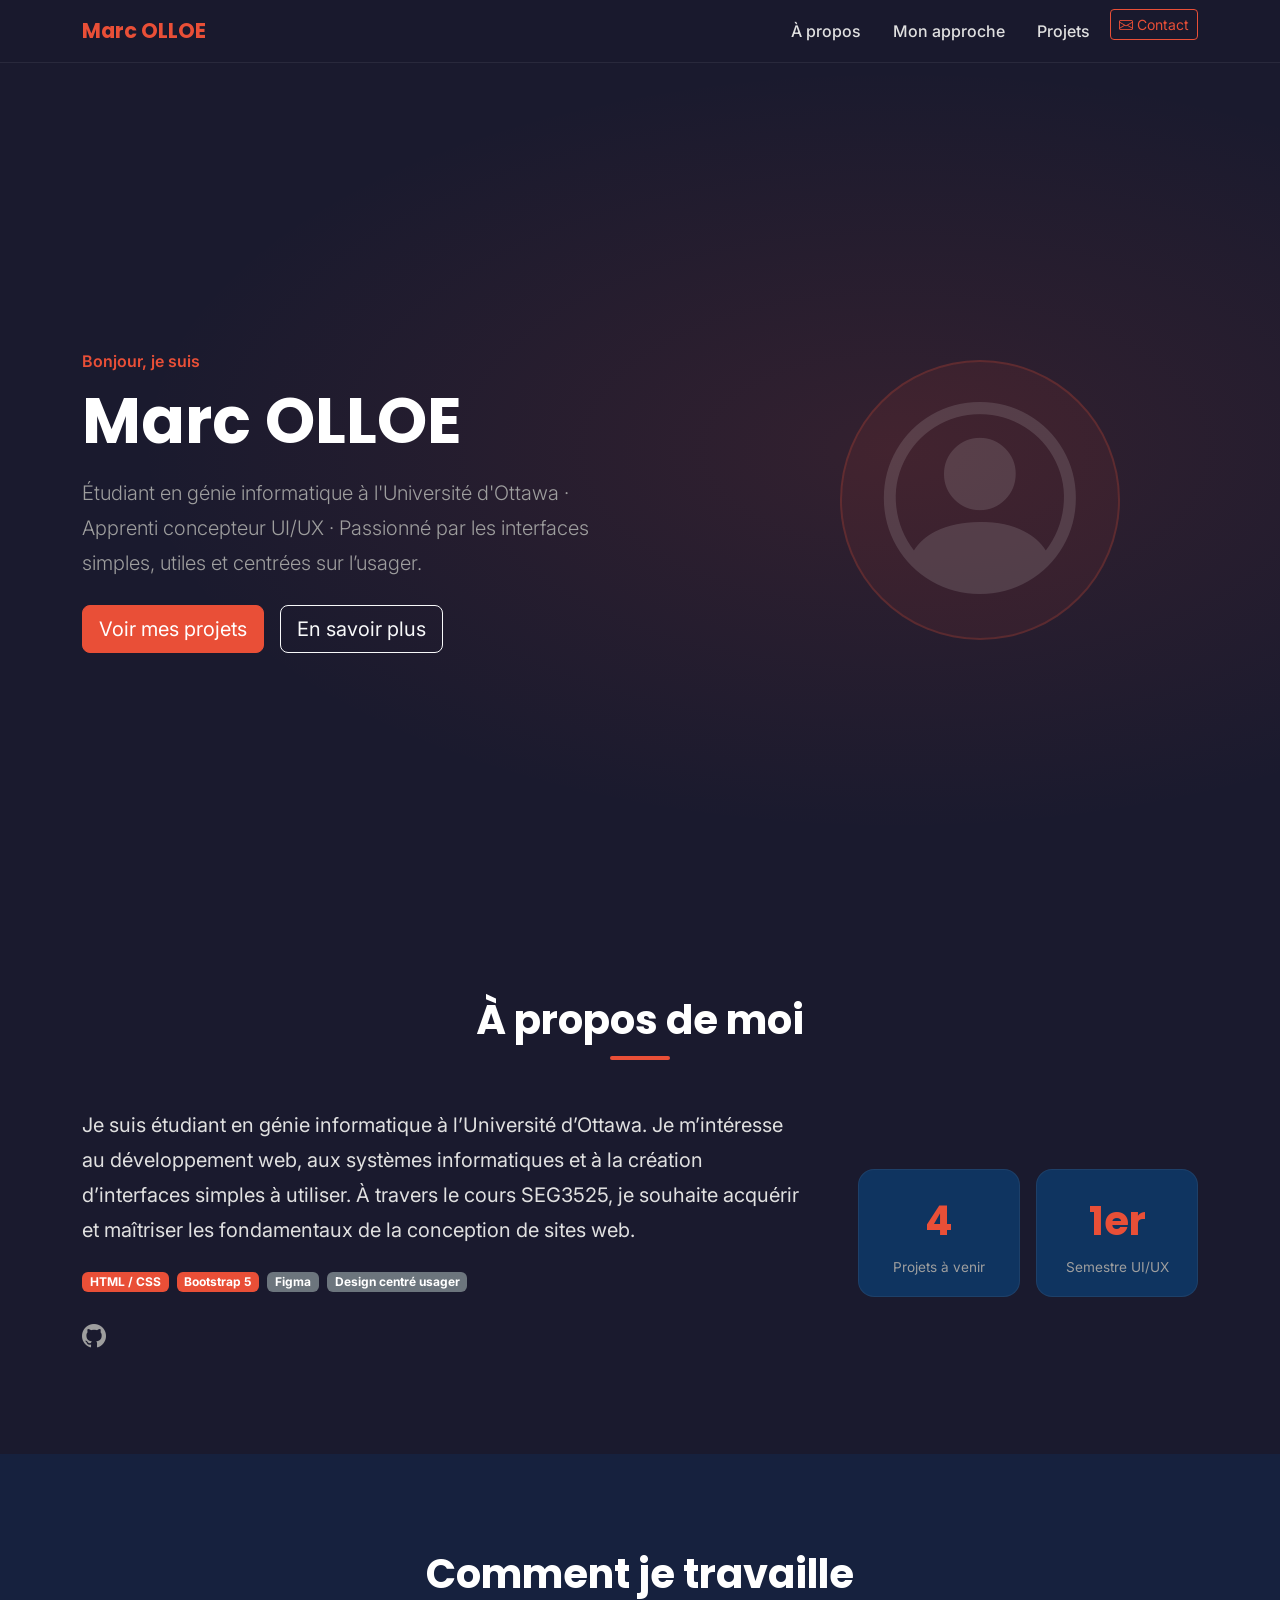
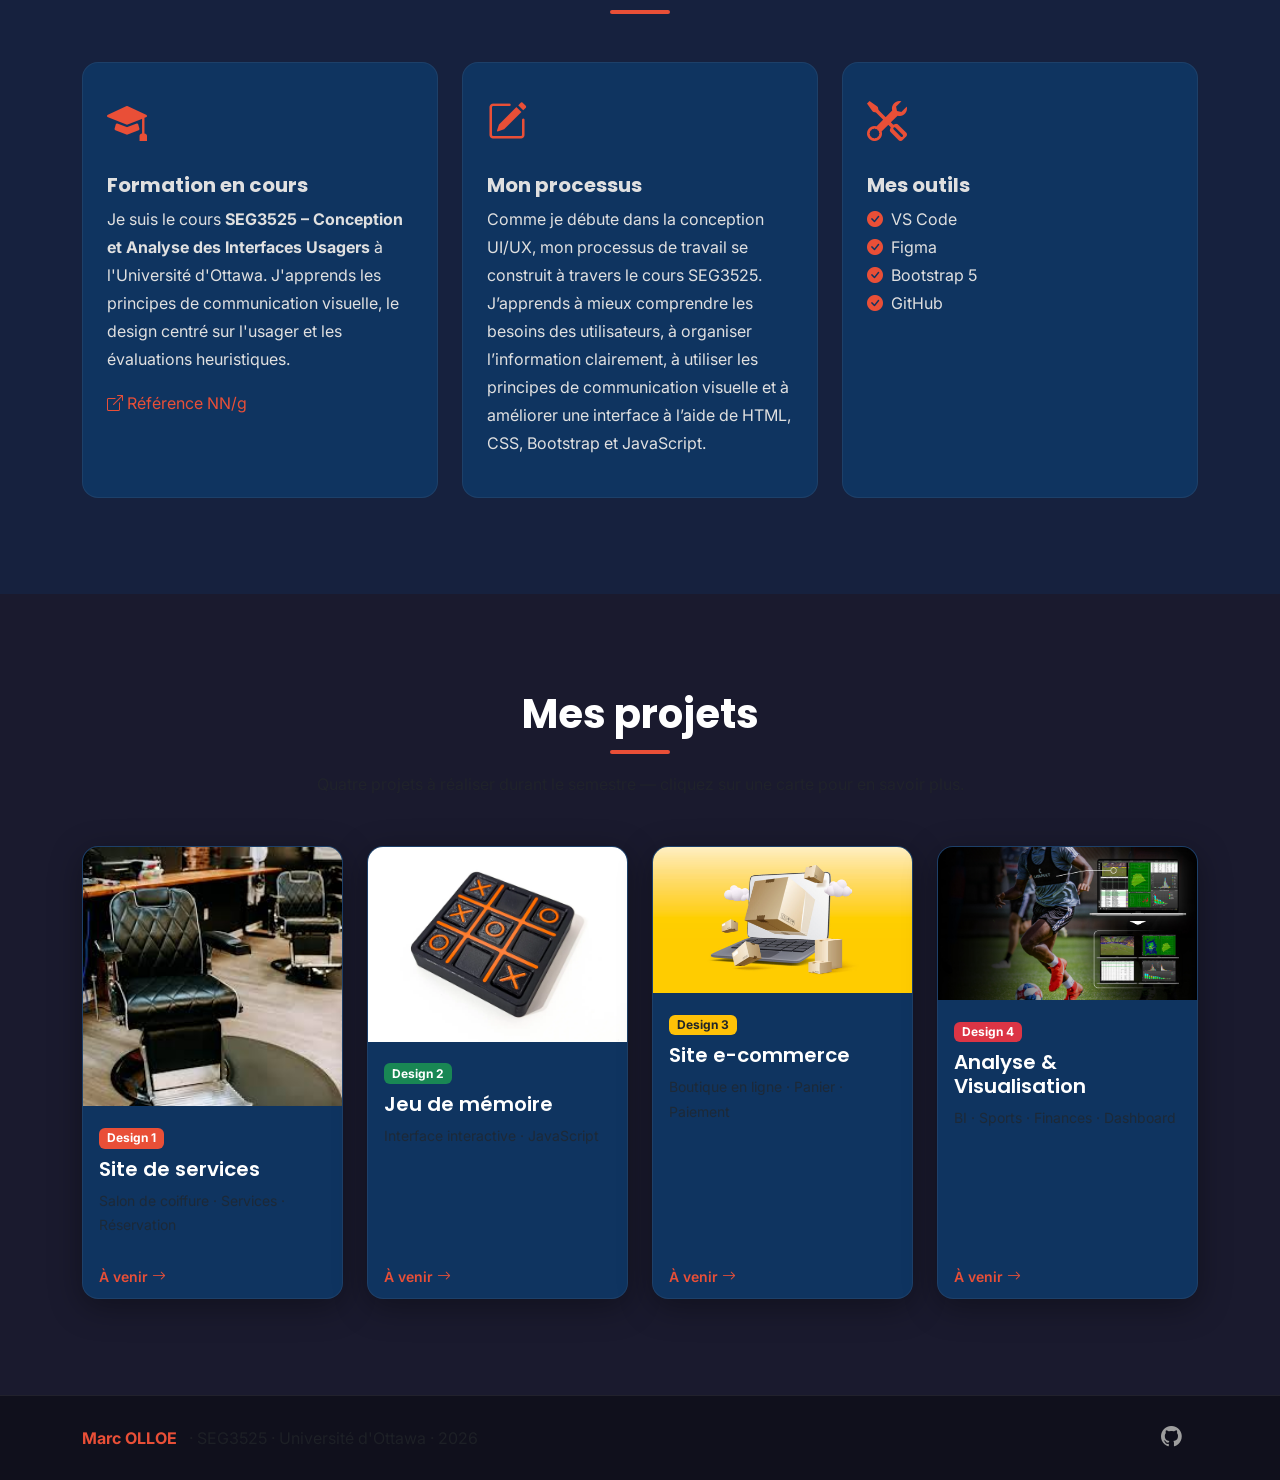
<file: index.html>
<!DOCTYPE html>
<html lang="fr">
<head>
  <meta charset="UTF-8" />
  <meta http-equiv="refresh" content="0; url=01_structure.html" />
  <title>Portfolio SEG3525</title>
  <script>window.location.replace("01_structure.html");</script>
</head>
<body>
  <p>Redirection en cours… <a href="01_structure.html">Cliquez ici si la redirection ne fonctionne pas.</a></p>
</body>
</html>
</file>
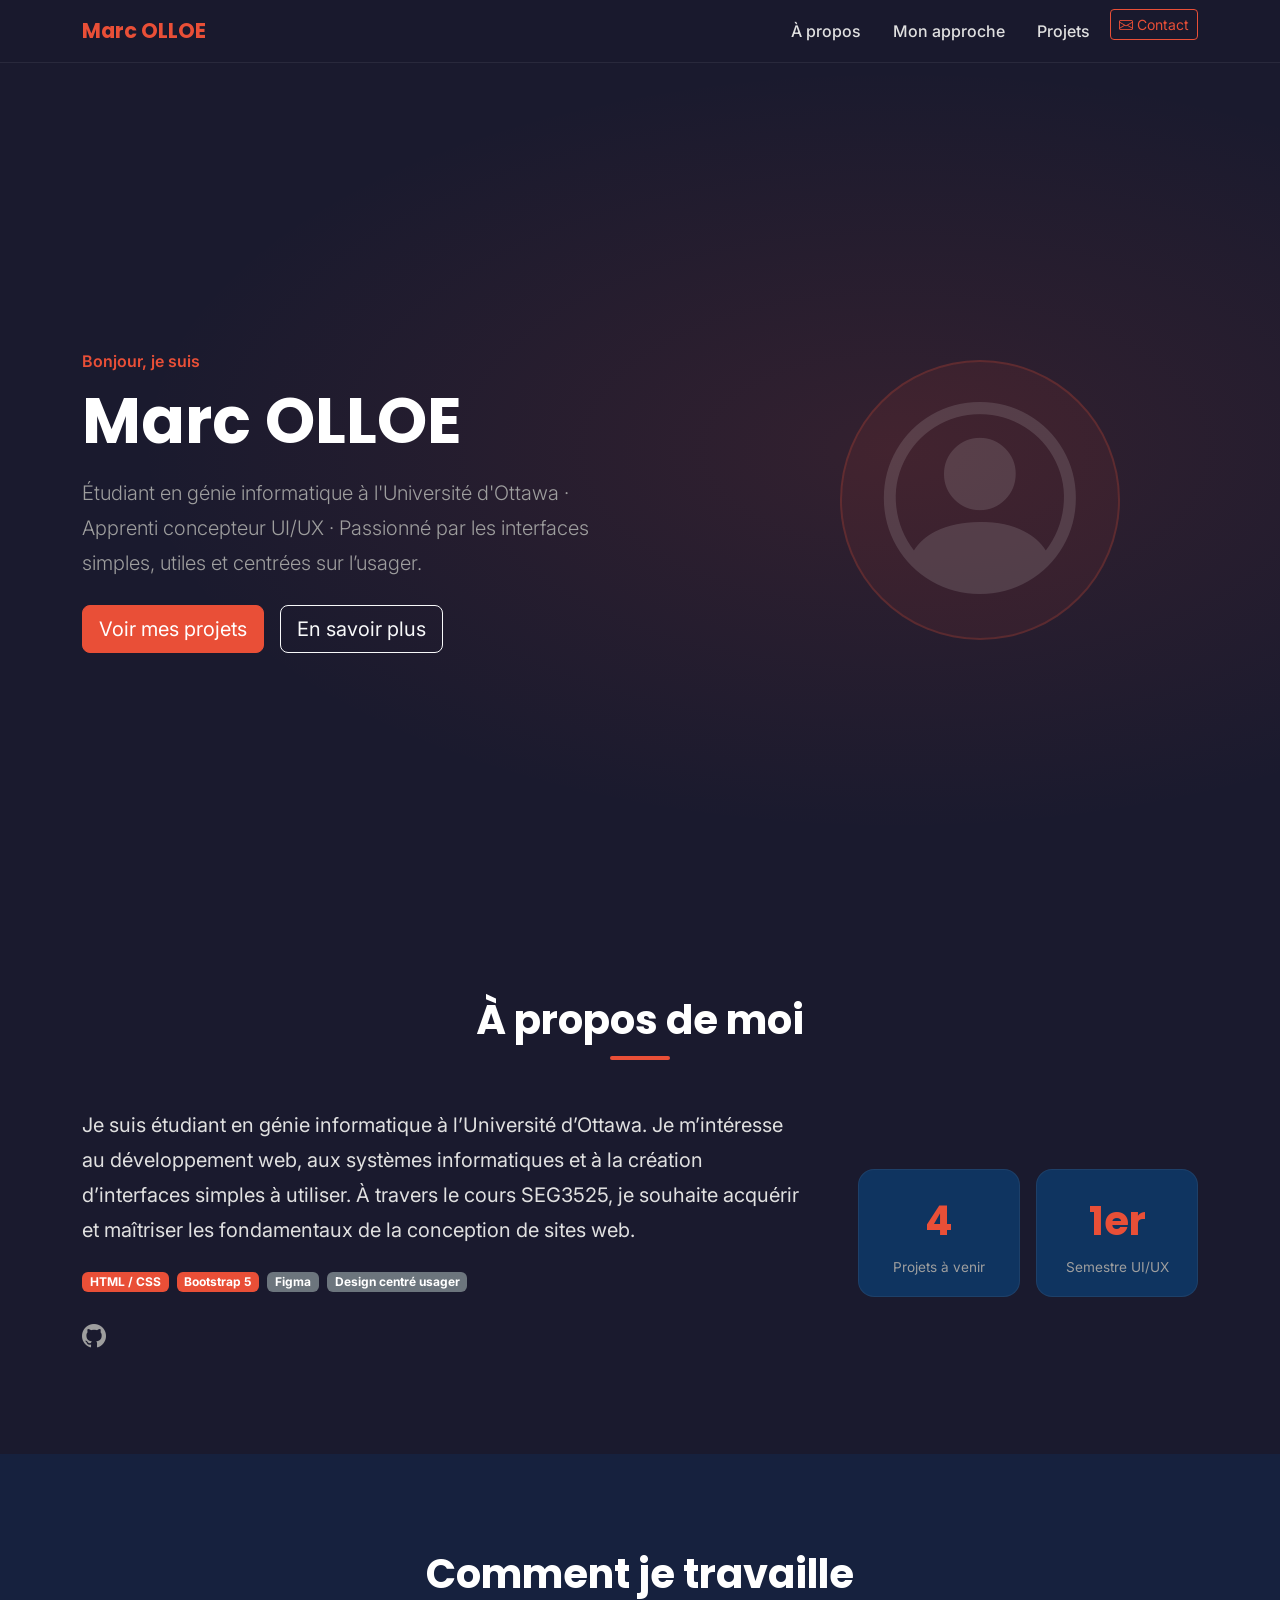
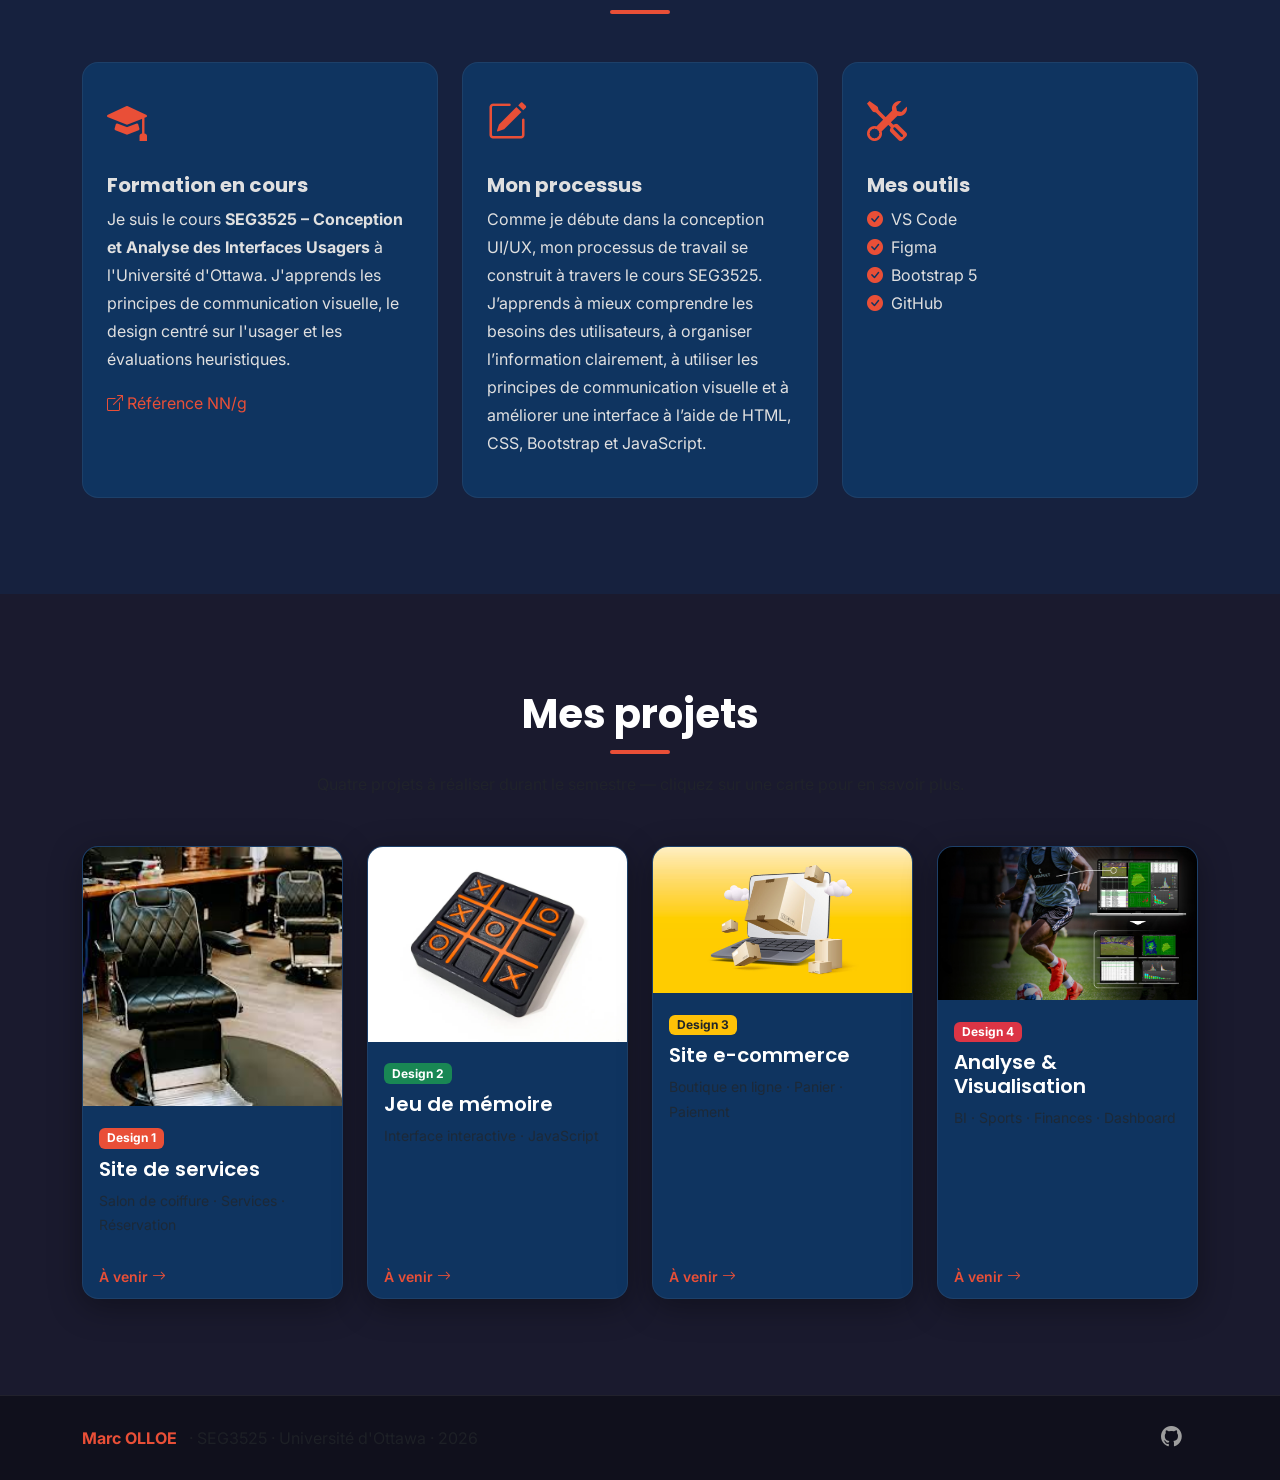
<file: 01_structure.html>
<!DOCTYPE html>
<!--
  SEG3525 – Devoir 1 · Portfolio
-->
<html lang="fr">
<head>
  <meta charset="UTF-8" />
  <meta name="viewport" content="width=device-width, initial-scale=1" />
  <title>Portfolio – Marc OLLOE</title>

  <!-- Bootstrap 5.3 CSS -->
  <link
    href="https://cdn.jsdelivr.net/npm/bootstrap@5.3.3/dist/css/bootstrap.min.css"
    rel="stylesheet"
  />

  <!-- Bootstrap Icons -->
  <link
    rel="stylesheet"
    href="https://cdn.jsdelivr.net/npm/bootstrap-icons@1.11.3/font/bootstrap-icons.min.css"
  />

  <!-- Google Fonts -->
  <link rel="preconnect" href="https://fonts.googleapis.com" />
  <link rel="preconnect" href="https://fonts.gstatic.com" crossorigin />
  <link
    href="https://fonts.googleapis.com/css2?family=Poppins:wght@400;600;700&family=Inter:wght@300;400;500&display=swap"
    rel="stylesheet"
  />

  <!-- CSS personnalisé -->
  <link rel="stylesheet" href="css/02_style.css" />
</head>

<body>

  <!-- NAVIGATION -->
  <nav class="navbar navbar-expand-lg fixed-top" id="main-nav">
    <div class="container">
      <a class="navbar-brand fw-bold" href="#hero">Marc OLLOE</a>

      <button
        class="navbar-toggler"
        type="button"
        data-bs-toggle="collapse"
        data-bs-target="#navMenu"
        aria-controls="navMenu"
        aria-expanded="false"
        aria-label="Ouvrir le menu"
      >
        <span class="navbar-toggler-icon"></span>
      </button>

      <div class="collapse navbar-collapse" id="navMenu">
        <ul class="navbar-nav ms-auto gap-2">
          <li class="nav-item"><a class="nav-link" href="#about">À propos</a></li>
          <li class="nav-item"><a class="nav-link" href="#work">Mon approche</a></li>
          <li class="nav-item"><a class="nav-link" href="#cases">Projets</a></li>
          <li class="nav-item">
            <a class="btn btn-outline-primary btn-sm" href="mailto:mrcolloe10@gmail.com">
              <i class="bi bi-envelope me-1"></i>Contact
            </a>
          </li>
        </ul>
      </div>
    </div>
  </nav>

  <!-- SECTION HÉRO -->
  <section id="hero" class="min-vh-100 d-flex align-items-center">
    <div class="container">
      <div class="row align-items-center g-5">

        <div class="col-lg-7">
          <p class="text-primary fw-semibold mb-2">Bonjour, je suis</p>
          <h1 class="display-3 fw-bold mb-3">Marc OLLOE</h1>
          <p class="lead mb-4">
            Étudiant en génie informatique à l'Université d'Ottawa ·
            Apprenti concepteur UI/UX ·
            Passionné par les interfaces simples, utiles et centrées sur l’usager.
          </p>
          <div class="d-flex flex-wrap gap-3">
            <a href="#cases" class="btn btn-primary btn-lg">Voir mes projets</a>
            <a href="#about" class="btn btn-outline-light btn-lg">En savoir plus</a>
          </div>
        </div>

        <div class="col-lg-5 text-center">
          <div class="hero-avatar mx-auto">
            <i class="bi bi-person-circle" style="font-size:12rem; opacity:.15;"></i>
          </div>
        </div>

      </div>
    </div>
  </section>

  <!-- SECTION À PROPOS -->
  <section id="about" class="py-section">
    <div class="container">

      <div class="section-header text-center mb-5">
        <h2 class="section-title">À propos de moi</h2>
        <div class="section-divider mx-auto"></div>
      </div>

      <div class="row align-items-center g-5">

        <div class="col-lg-8">
          <p class="fs-5 mb-4">
            Je suis étudiant en génie informatique à l’Université d’Ottawa.
            Je m’intéresse au développement web, aux systèmes informatiques et à la création
            d’interfaces simples à utiliser. À travers le cours SEG3525, je souhaite acquérir
            et maîtriser les fondamentaux de la conception de sites web.
          </p>

          <div class="d-flex flex-wrap gap-2 mb-4">
            <span class="badge bg-primary">HTML / CSS</span>
            <span class="badge bg-primary">Bootstrap 5</span>
            <span class="badge bg-secondary">Figma</span>
            <span class="badge bg-secondary">Design centré usager</span>
          </div>

          <div class="d-flex gap-3">
            <a href="https://github.com/OMES-10" class="social-link" target="_blank" rel="noopener">
              <i class="bi bi-github fs-4"></i>
            </a>
          </div>
        </div>

        <div class="col-lg-4">
          <div class="row g-3">
            <div class="col-6">
              <div class="stat-card text-center p-3">
                <div class="stat-number">4</div>
                <div class="stat-label">Projets à venir</div>
              </div>
            </div>
            <div class="col-6">
              <div class="stat-card text-center p-3">
                <div class="stat-number">1er</div>
                <div class="stat-label">Semestre UI/UX</div>
              </div>
            </div>
          </div>
        </div>

      </div>
    </div>
  </section>

  <!-- SECTION COMMENT JE TRAVAILLE -->
  <section id="work" class="py-section bg-section-alt">
    <div class="container">

      <div class="section-header text-center mb-5">
        <h2 class="section-title">Comment je travaille</h2>
        <div class="section-divider mx-auto"></div>
      </div>

      <div class="row g-4">

        <div class="col-md-4">
          <div class="feature-card h-100 p-4">
            <div class="feature-icon mb-3">
              <i class="bi bi-mortarboard-fill fs-1 text-primary"></i>
            </div>
            <h3 class="h5 fw-bold">Formation en cours</h3>
            <p>
              Je suis le cours
              <strong>SEG3525 – Conception et Analyse des Interfaces Usagers</strong>
              à l'Université d'Ottawa.
              J'apprends les principes de communication visuelle, le design centré
              sur l'usager et les évaluations heuristiques.
            </p>
            <a href="https://www.nngroup.com" target="_blank" rel="noopener"
               class="text-primary text-decoration-none">
              <i class="bi bi-box-arrow-up-right me-1"></i>Référence NN/g
            </a>
          </div>
        </div>

        <div class="col-md-4">
          <div class="feature-card h-100 p-4">
            <div class="feature-icon mb-3">
              <i class="bi bi-pencil-square fs-1 text-primary"></i>
            </div>
            <h3 class="h5 fw-bold">Mon processus</h3>
            <p>
              Comme je débute dans la conception UI/UX, mon processus de travail se construit
              à travers le cours SEG3525. J’apprends à mieux comprendre les besoins des
              utilisateurs, à organiser l’information clairement, à utiliser les principes de
              communication visuelle et à améliorer une interface à l’aide de HTML, CSS,
              Bootstrap et JavaScript.
            </p>
          </div>
        </div>

        <div class="col-md-4">
          <div class="feature-card h-100 p-4">
            <div class="feature-icon mb-3">
              <i class="bi bi-tools fs-1 text-primary"></i>
            </div>
            <h3 class="h5 fw-bold">Mes outils</h3>
            <ul class="list-unstyled">
              <li><i class="bi bi-check-circle-fill text-primary me-2"></i>VS Code</li>
              <li><i class="bi bi-check-circle-fill text-primary me-2"></i>Figma</li>
              <li><i class="bi bi-check-circle-fill text-primary me-2"></i>Bootstrap 5</li>
              <li><i class="bi bi-check-circle-fill text-primary me-2"></i>GitHub</li>
            </ul>
          </div>
        </div>

      </div>
    </div>
  </section>

  <!-- SECTION PROJETS -->
  <section id="cases" class="py-section">
    <div class="container">

      <div class="section-header text-center mb-5">
        <h2 class="section-title">Mes projets</h2>
        <div class="section-divider mx-auto"></div>
        <p class="text-muted mt-3">
          Quatre projets à réaliser durant le semestre —
          cliquez sur une carte pour en savoir plus.
        </p>
      </div>

      <div class="row g-4">

        <!-- Projet 1 -->
        <div class="col-sm-6 col-xl-3">
          <a href="https://fitzone-ruby.vercel.app" class="text-decoration-none">
            <div class="case-card card h-100">
              <div class="card-img-wrapper">
                <img src="Barbershop.jpeg" class="card-img-top" alt="Image du projet barbershop">
              </div>
              <div class="card-body">
                <span class="badge bg-primary mb-2">Design 1</span>
                <h5 class="card-title">Site de services</h5>
                <p class="card-text text-muted small">
                  Salon de coiffure · Services · Réservation
                </p>
              </div>
              <div class="card-footer border-0 bg-transparent">
                <span class="text-primary small fw-semibold">
                  À venir <i class="bi bi-arrow-right"></i>
                </span>
              </div>
            </div>
          </a>
        </div>

        <!-- Projet 2 -->
        <div class="col-sm-6 col-xl-3">
          <a href="https://rememball10-9iuvn7d7p-marc-fitzone-project.vercel.app" class="text-decoration-none">
            <div class="case-card card h-100">
              <div class="card-img-wrapper">
                <img src="memory_tictactoe.webp" class="card-img-top" alt="Image du projet jeu de mémoire">
              </div>
              <div class="card-body">
                <span class="badge bg-success mb-2">Design 2</span>
                <h5 class="card-title">Jeu de mémoire</h5>
                <p class="card-text text-muted small">
                  Interface interactive · JavaScript
                </p>
              </div>
              <div class="card-footer border-0 bg-transparent">
                <span class="text-primary small fw-semibold">
                  À venir <i class="bi bi-arrow-right"></i>
                </span>
              </div>
            </div>
          </a>
        </div>

        <!-- Projet 3 -->
        <div class="col-sm-6 col-xl-3">
          <a href="https://site-e-commerce-gamma.vercel.app" class="text-decoration-none">
            <div class="case-card card h-100">
              <div class="card-img-wrapper">
                <img src="e-commerce.jpg" class="card-img-top" alt="Image du projet e-commerce">
              </div>
              <div class="card-body">
                <span class="badge bg-warning text-dark mb-2">Design 3</span>
                <h5 class="card-title">Site e-commerce</h5>
                <p class="card-text text-muted small">
                  Boutique en ligne · Panier · Paiement
                </p>
              </div>
              <div class="card-footer border-0 bg-transparent">
                <span class="text-primary small fw-semibold">
                  À venir <i class="bi bi-arrow-right"></i>
                </span>
              </div>
            </div>
          </a>
        </div>

        <!-- Projet 4 -->
        <div class="col-sm-6 col-xl-3">
          <a href="https://statfoot-kappa.vercel.app" class="text-decoration-none">
            <div class="case-card card h-100">
              <div class="card-img-wrapper">
                <img src="analyst_sport.jpg" class="card-img-top" alt="Image du projet analyse sportive">
              </div>
              <div class="card-body">
                <span class="badge bg-danger mb-2">Design 4</span>
                <h5 class="card-title">Analyse & Visualisation</h5>
                <p class="card-text text-muted small">
                  BI · Sports · Finances · Dashboard
                </p>
              </div>
              <div class="card-footer border-0 bg-transparent">
                <span class="text-primary small fw-semibold">
                  À venir <i class="bi bi-arrow-right"></i>
                </span>
              </div>
            </div>
          </a>
        </div>

      </div>
    </div>
  </section>

  <!-- FOOTER -->
  <footer class="py-4">
    <div class="container">
      <div class="row align-items-center">

        <div class="col-md-6 text-center text-md-start mb-3 mb-md-0">
          <span class="fw-bold text-primary">Marc OLLOE</span>
          <span class="text-muted ms-2">· SEG3525 · Université d'Ottawa · 2026</span>
        </div>

        <div class="col-md-6 text-center text-md-end">
          <a href="https://github.com/OMES-10" class="social-link me-3" target="_blank" rel="noopener">
            <i class="bi bi-github"></i>
          </a>
        </div>

      </div>
    </div>
  </footer>

  <!-- Bootstrap JS -->
  <script
    src="https://cdn.jsdelivr.net/npm/bootstrap@5.3.3/dist/js/bootstrap.bundle.min.js"
  ></script>

  <!-- JS personnalisé -->
  <script src="js/07_main.js"></script>

</body>
</html>
</file>
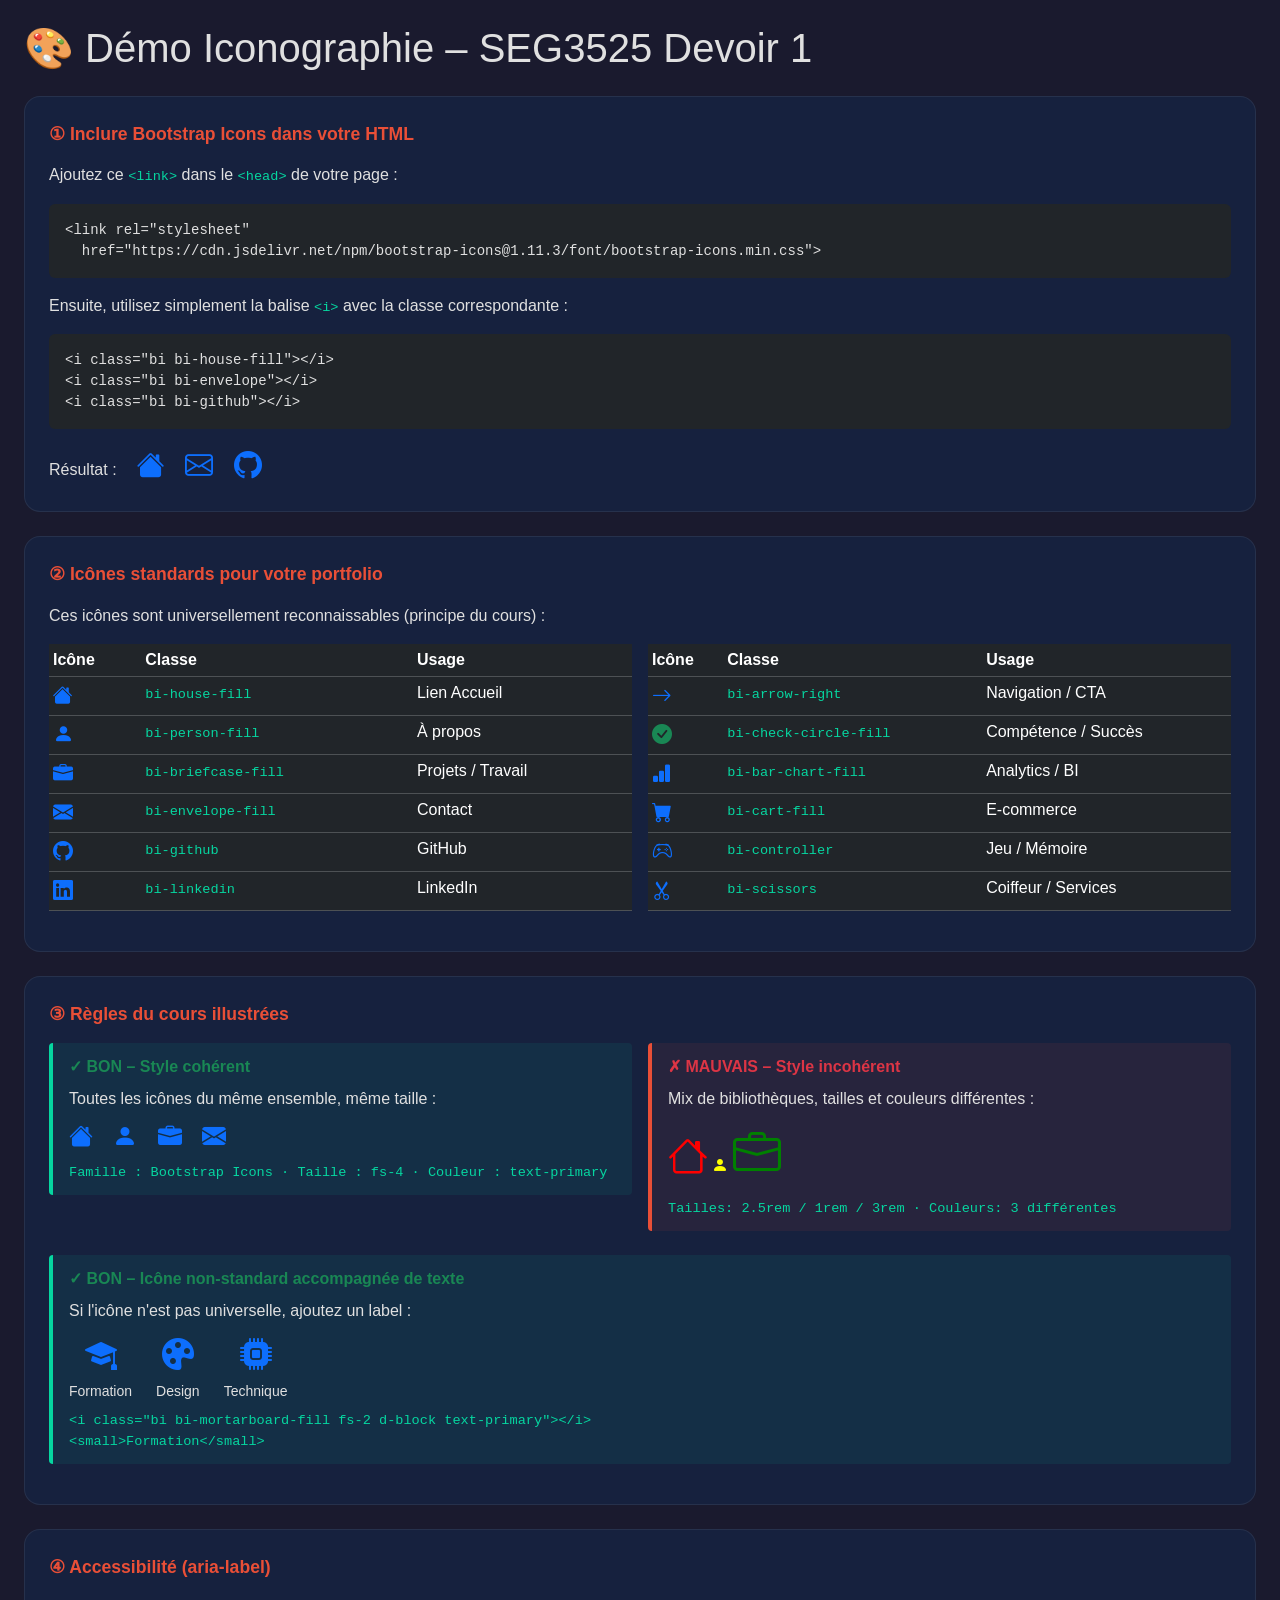
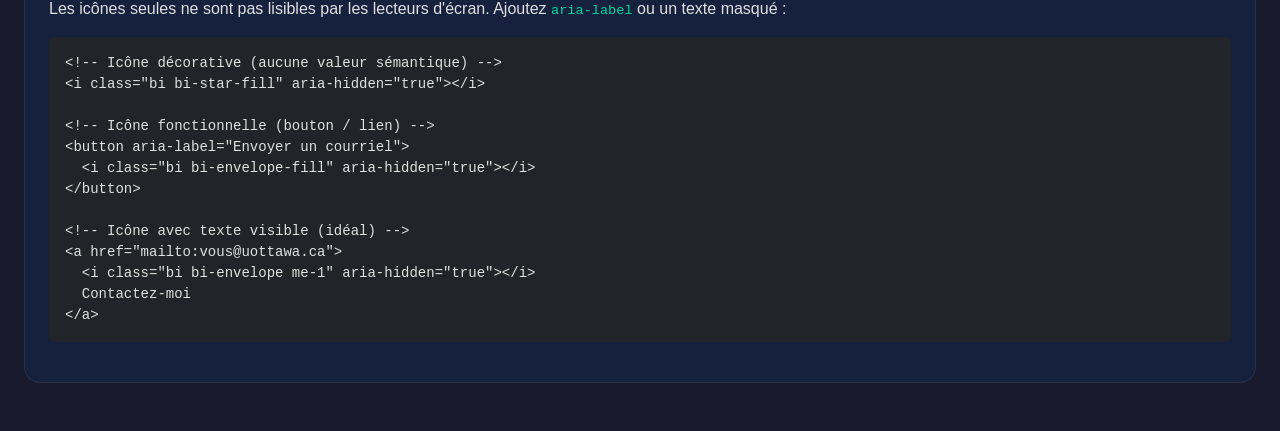
<file: 05_demo_icones.html>
<!--
  SEG3525 – Devoir 1 · Portfolio
  FICHIER 05 : Démo des Icônes (Bootstrap Icons)
  ──────────────────────────────────────────────────────────────────
  Ouvrez ce fichier dans votre navigateur pour voir les exemples.
  Aucune installation requise — tout est en CDN.
-->
<!DOCTYPE html>
<html lang="fr">
<head>
  <meta charset="UTF-8">
  <meta name="viewport" content="width=device-width, initial-scale=1">
  <title>Démo Icônes – SEG3525</title>
  <link href="https://cdn.jsdelivr.net/npm/bootstrap@5.3.3/dist/css/bootstrap.min.css" rel="stylesheet">
  <link rel="stylesheet" href="https://cdn.jsdelivr.net/npm/bootstrap-icons@1.11.3/font/bootstrap-icons.min.css">
  <style>
    body { background: #1A1A2E; color: #E0E0E0; font-family: 'Inter', sans-serif; }
    .demo-card { background: #16213E; border: 1px solid rgba(255,255,255,.07);
                 border-radius: 1rem; padding: 1.5rem; }
    .section-title { color: #E94F37; font-size: 1.1rem; font-weight: 700; margin-bottom: 1rem; }
    code { color: #06D6A0; font-size: .85rem; }
    .icon-grid i { font-size: 2rem; color: #E94F37; margin: .5rem; cursor: pointer;
                   transition: transform .2s; }
    .icon-grid i:hover { transform: scale(1.3); }
    .good { border-left: 4px solid #06D6A0; background: rgba(6,214,160,.08);
            padding: .75rem 1rem; border-radius: .25rem; }
    .bad  { border-left: 4px solid #E94F37; background: rgba(233,79,55,.08);
            padding: .75rem 1rem; border-radius: .25rem; }
  </style>
</head>
<body class="p-4">

  <h1 class="mb-4">🎨 Démo Iconographie – SEG3525 Devoir 1</h1>

  <!-- ═══════════════════════════════════════════════════════════
       SECTION 1 : Comment inclure Bootstrap Icons
  ═══════════════════════════════════════════════════════════════ -->
  <div class="demo-card mb-4">
    <div class="section-title">① Inclure Bootstrap Icons dans votre HTML</div>
    <p class="mb-3">Ajoutez ce <code>&lt;link&gt;</code> dans le <code>&lt;head&gt;</code> de votre page :</p>
    <pre class="bg-dark p-3 rounded"><code>&lt;link rel="stylesheet"
  href="https://cdn.jsdelivr.net/npm/bootstrap-icons@1.11.3/font/bootstrap-icons.min.css"&gt;</code></pre>
    <p class="mt-3">Ensuite, utilisez simplement la balise <code>&lt;i&gt;</code> avec la classe correspondante :</p>
    <pre class="bg-dark p-3 rounded"><code>&lt;i class="bi bi-house-fill"&gt;&lt;/i&gt;
&lt;i class="bi bi-envelope"&gt;&lt;/i&gt;
&lt;i class="bi bi-github"&gt;&lt;/i&gt;</code></pre>
    <div class="mt-3">
      Résultat :
      <i class="bi bi-house-fill fs-3 text-primary ms-3"></i>
      <i class="bi bi-envelope fs-3 text-primary ms-3"></i>
      <i class="bi bi-github fs-3 text-primary ms-3"></i>
    </div>
  </div>

  <!-- ═══════════════════════════════════════════════════════════
       SECTION 2 : Icônes standards recommandées pour un portfolio
  ═══════════════════════════════════════════════════════════════ -->
  <div class="demo-card mb-4">
    <div class="section-title">② Icônes standards pour votre portfolio</div>
    <p class="mb-3">Ces icônes sont universellement reconnaissables (principe du cours) :</p>

    <div class="row g-3">
      <div class="col-md-6">
        <table class="table table-dark table-sm">
          <thead><tr><th>Icône</th><th>Classe</th><th>Usage</th></tr></thead>
          <tbody>
            <tr>
              <td><i class="bi bi-house-fill text-primary fs-5"></i></td>
              <td><code>bi-house-fill</code></td>
              <td>Lien Accueil</td>
            </tr>
            <tr>
              <td><i class="bi bi-person-fill text-primary fs-5"></i></td>
              <td><code>bi-person-fill</code></td>
              <td>À propos</td>
            </tr>
            <tr>
              <td><i class="bi bi-briefcase-fill text-primary fs-5"></i></td>
              <td><code>bi-briefcase-fill</code></td>
              <td>Projets / Travail</td>
            </tr>
            <tr>
              <td><i class="bi bi-envelope-fill text-primary fs-5"></i></td>
              <td><code>bi-envelope-fill</code></td>
              <td>Contact</td>
            </tr>
            <tr>
              <td><i class="bi bi-github text-primary fs-5"></i></td>
              <td><code>bi-github</code></td>
              <td>GitHub</td>
            </tr>
            <tr>
              <td><i class="bi bi-linkedin text-primary fs-5"></i></td>
              <td><code>bi-linkedin</code></td>
              <td>LinkedIn</td>
            </tr>
          </tbody>
        </table>
      </div>
      <div class="col-md-6">
        <table class="table table-dark table-sm">
          <thead><tr><th>Icône</th><th>Classe</th><th>Usage</th></tr></thead>
          <tbody>
            <tr>
              <td><i class="bi bi-arrow-right text-primary fs-5"></i></td>
              <td><code>bi-arrow-right</code></td>
              <td>Navigation / CTA</td>
            </tr>
            <tr>
              <td><i class="bi bi-check-circle-fill text-success fs-5"></i></td>
              <td><code>bi-check-circle-fill</code></td>
              <td>Compétence / Succès</td>
            </tr>
            <tr>
              <td><i class="bi bi-bar-chart-fill text-primary fs-5"></i></td>
              <td><code>bi-bar-chart-fill</code></td>
              <td>Analytics / BI</td>
            </tr>
            <tr>
              <td><i class="bi bi-cart-fill text-primary fs-5"></i></td>
              <td><code>bi-cart-fill</code></td>
              <td>E-commerce</td>
            </tr>
            <tr>
              <td><i class="bi bi-controller text-primary fs-5"></i></td>
              <td><code>bi-controller</code></td>
              <td>Jeu / Mémoire</td>
            </tr>
            <tr>
              <td><i class="bi bi-scissors text-primary fs-5"></i></td>
              <td><code>bi-scissors</code></td>
              <td>Coiffeur / Services</td>
            </tr>
          </tbody>
        </table>
      </div>
    </div>
  </div>

  <!-- ═══════════════════════════════════════════════════════════
       SECTION 3 : Règles du cours illustrées
  ═══════════════════════════════════════════════════════════════ -->
  <div class="demo-card mb-4">
    <div class="section-title">③ Règles du cours illustrées</div>

    <div class="row g-3 mb-4">
      <!-- BON EXEMPLE -->
      <div class="col-md-6">
        <div class="good">
          <strong class="text-success">✓ BON – Style cohérent</strong>
          <p class="mb-2 mt-2">Toutes les icônes du même ensemble, même taille :</p>
          <div>
            <i class="bi bi-house-fill fs-4 text-primary me-3"></i>
            <i class="bi bi-person-fill fs-4 text-primary me-3"></i>
            <i class="bi bi-briefcase-fill fs-4 text-primary me-3"></i>
            <i class="bi bi-envelope-fill fs-4 text-primary"></i>
          </div>
          <code class="d-block mt-2">Famille : Bootstrap Icons · Taille : fs-4 · Couleur : text-primary</code>
        </div>
      </div>
      <!-- MAUVAIS EXEMPLE -->
      <div class="col-md-6">
        <div class="bad">
          <strong class="text-danger">✗ MAUVAIS – Style incohérent</strong>
          <p class="mb-2 mt-2">Mix de bibliothèques, tailles et couleurs différentes :</p>
          <div>
            <i class="bi bi-house" style="font-size:2.5rem; color:red;"></i>
            <i class="bi bi-person-fill" style="font-size:1rem; color:yellow;"></i>
            <i class="bi bi-briefcase" style="font-size:3rem; color:green;"></i>
          </div>
          <code class="d-block mt-2">Tailles: 2.5rem / 1rem / 3rem · Couleurs: 3 différentes</code>
        </div>
      </div>
    </div>

    <!-- ICÔNE + TEXTE pour icônes non-standards -->
    <div class="good mb-3">
      <strong class="text-success">✓ BON – Icône non-standard accompagnée de texte</strong>
      <p class="mb-2 mt-2">
        Si l'icône n'est pas universelle, ajoutez un label :
      </p>
      <div class="d-flex gap-4 flex-wrap">
        <div class="text-center">
          <i class="bi bi-mortarboard-fill fs-2 d-block text-primary"></i>
          <small>Formation</small>
        </div>
        <div class="text-center">
          <i class="bi bi-palette-fill fs-2 d-block text-primary"></i>
          <small>Design</small>
        </div>
        <div class="text-center">
          <i class="bi bi-cpu-fill fs-2 d-block text-primary"></i>
          <small>Technique</small>
        </div>
      </div>
      <code class="d-block mt-2">
        &lt;i class="bi bi-mortarboard-fill fs-2 d-block text-primary"&gt;&lt;/i&gt;<br>
        &lt;small&gt;Formation&lt;/small&gt;
      </code>
    </div>
  </div>

  <!-- ═══════════════════════════════════════════════════════════
       SECTION 4 : Accessibilité des icônes
  ═══════════════════════════════════════════════════════════════ -->
  <div class="demo-card mb-4">
    <div class="section-title">④ Accessibilité (aria-label)</div>
    <p>Les icônes seules ne sont pas lisibles par les lecteurs d'écran.
       Ajoutez <code>aria-label</code> ou un texte masqué :</p>
    <pre class="bg-dark p-3 rounded"><code>&lt;!-- Icône décorative (aucune valeur sémantique) --&gt;
&lt;i class="bi bi-star-fill" aria-hidden="true"&gt;&lt;/i&gt;

&lt;!-- Icône fonctionnelle (bouton / lien) --&gt;
&lt;button aria-label="Envoyer un courriel"&gt;
  &lt;i class="bi bi-envelope-fill" aria-hidden="true"&gt;&lt;/i&gt;
&lt;/button&gt;

&lt;!-- Icône avec texte visible (idéal) --&gt;
&lt;a href="mailto:vous@uottawa.ca"&gt;
  &lt;i class="bi bi-envelope me-1" aria-hidden="true"&gt;&lt;/i&gt;
  Contactez-moi
&lt;/a&gt;</code></pre>
  </div>

  <script src="https://cdn.jsdelivr.net/npm/bootstrap@5.3.3/dist/js/bootstrap.bundle.min.js"></script>
</body>
</html>
</file>
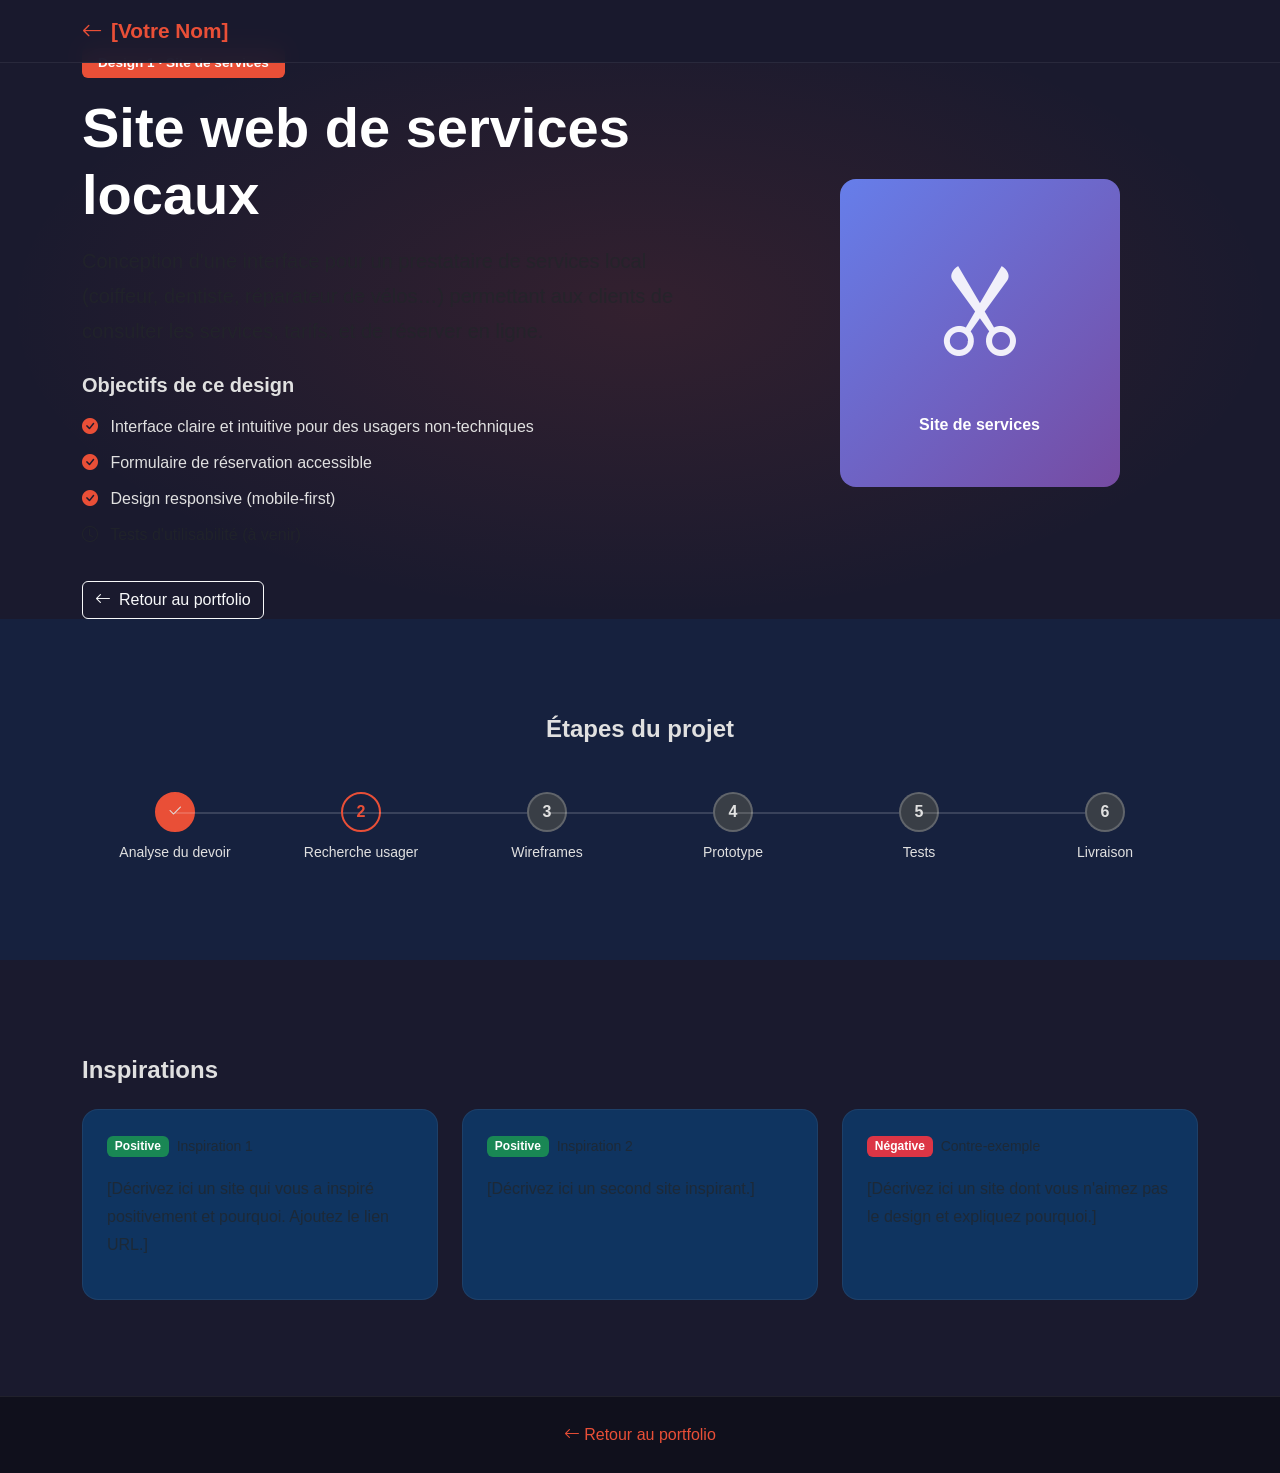
<file: pages/projet_placeholder.html>
<!--
  SEG3525 – Devoir 1 · Portfolio
-->
<!DOCTYPE html>
<html lang="fr">
<head>
  <meta charset="UTF-8">
  <meta name="viewport" content="width=device-width, initial-scale=1">
  <!-- Adaptez le titre -->
  <title>Design 1 – Site de services | Portfolio [Votre Nom]</title>
  <link href="https://cdn.jsdelivr.net/npm/bootstrap@5.3.3/dist/css/bootstrap.min.css" rel="stylesheet">
  <link rel="stylesheet" href="https://cdn.jsdelivr.net/npm/bootstrap-icons@1.11.3/font/bootstrap-icons.min.css">
  <!-- Chemin relatif vers votre CSS depuis le sous-dossier pages/ -->
  <link rel="stylesheet" href="../css/02_style.css">
  <style>
    .coming-soon-hero {
      min-height: 60vh;
      display: flex;
      align-items: center;
      background: radial-gradient(ellipse at center, rgba(233,79,55,.12) 0%, transparent 70%);
    }
    .progress-timeline .step { flex: 1; text-align: center; position: relative; }
    .progress-timeline .step::before {
      content: '';
      position: absolute;
      top: 20px; left: 50%;
      width: 100%; height: 2px;
      background: rgba(255,255,255,.15);
    }
    .progress-timeline .step:last-child::before { display: none; }
    .step-dot {
      width: 40px; height: 40px;
      border-radius: 50%;
      background: #393E46;
      border: 2px solid rgba(255,255,255,.2);
      display: flex; align-items: center; justify-content: center;
      margin: 0 auto 0.5rem;
      font-weight: 700;
      transition: all .3s;
    }
    .step-dot.done    { background: #E94F37; border-color: #E94F37; }
    .step-dot.current { background: transparent; border-color: #E94F37; color: #E94F37; }
  </style>
</head>
<body>

  <!-- Navigation -->
  <nav class="navbar navbar-expand-lg fixed-top" id="main-nav">
    <div class="container">
      <a class="navbar-brand fw-bold" href="../index.html">
        <i class="bi bi-arrow-left me-2"></i>[Votre Nom]
      </a>
    </div>
  </nav>

  <!-- ═══════════════════════════════════════════════════════════
       SECTION HÉRO – "À venir"
  ═══════════════════════════════════════════════════════════════ -->
  <section class="coming-soon-hero pt-5">
    <div class="container">
      <div class="row align-items-center g-5">

        <!-- Texte -->
        <div class="col-lg-7">
          <!-- ADAPTEZ : numéro et couleur du badge -->
          <span class="badge bg-primary mb-3 px-3 py-2" style="font-size:.85rem;">
            Design 1 · Site de services
          </span>

          <h1 class="display-4 fw-bold mb-3">
            <!-- ADAPTEZ : titre du projet -->
            Site web de services locaux
          </h1>

          <p class="lead text-muted mb-4">
            <!-- ADAPTEZ : description (1–3 phrases) -->
            Conception d'une interface pour un prestataire de services local
            (coiffeur, dentiste, réparateur de vélos…) permettant aux clients
            de consulter les services, tarifs, et de réserver en ligne.
          </p>

          <!-- Objectifs du projet (à adapter) -->
          <h2 class="h5 fw-semibold mb-3">Objectifs de ce design</h2>
          <ul class="list-unstyled">
            <li class="mb-2">
              <i class="bi bi-check-circle-fill text-primary me-2"></i>
              Interface claire et intuitive pour des usagers non-techniques
            </li>
            <li class="mb-2">
              <i class="bi bi-check-circle-fill text-primary me-2"></i>
              Formulaire de réservation accessible
            </li>
            <li class="mb-2">
              <i class="bi bi-check-circle-fill text-primary me-2"></i>
              Design responsive (mobile-first)
            </li>
            <li class="mb-2">
              <i class="bi bi-clock text-muted me-2"></i>
              <span class="text-muted">Tests d'utilisabilité (à venir)</span>
            </li>
          </ul>

          <a href="../index.html#cases" class="btn btn-outline-light mt-3">
            <i class="bi bi-arrow-left me-2"></i>Retour au portfolio
          </a>
        </div>

        <!-- Illustration placeholder -->
        <div class="col-lg-5 text-center">
          <div class="d-inline-flex align-items-center justify-content-center rounded-4 p-5"
               style="background: linear-gradient(135deg,#667eea,#764ba2); min-width:280px; min-height:280px;">
            <div>
              <!-- ADAPTEZ : choisir l'icône qui représente votre projet -->
              <i class="bi bi-scissors" style="font-size:6rem; color:rgba(255,255,255,.9);"></i>
              <div class="mt-3 text-white fw-semibold">Site de services</div>
            </div>
          </div>
        </div>

      </div>
    </div>
  </section>

  <!-- ═══════════════════════════════════════════════════════════
       TIMELINE DE PROGRESSION
  ═══════════════════════════════════════════════════════════════ -->
  <section class="py-section bg-section-alt">
    <div class="container">
      <h2 class="h4 fw-bold text-center mb-5">Étapes du projet</h2>
      <div class="progress-timeline d-flex">
        <div class="step">
          <div class="step-dot done"><i class="bi bi-check2"></i></div>
          <div class="small">Analyse du devoir</div>
        </div>
        <div class="step">
          <div class="step-dot current">2</div>
          <div class="small">Recherche usager</div>
        </div>
        <div class="step">
          <div class="step-dot">3</div>
          <div class="small">Wireframes</div>
        </div>
        <div class="step">
          <div class="step-dot">4</div>
          <div class="small">Prototype</div>
        </div>
        <div class="step">
          <div class="step-dot">5</div>
          <div class="small">Tests</div>
        </div>
        <div class="step">
          <div class="step-dot">6</div>
          <div class="small">Livraison</div>
        </div>
      </div>
    </div>
  </section>

  <!-- ═══════════════════════════════════════════════════════════
       INSPIRATIONS (à remplir quand vous avez fait vos recherches)
  ═══════════════════════════════════════════════════════════════ -->
  <section class="py-section">
    <div class="container">
      <h2 class="h4 fw-bold mb-4">Inspirations</h2>
      <div class="row g-4">
        <div class="col-md-4">
          <div class="feature-card p-4 h-100">
            <div class="d-flex align-items-center mb-3">
              <span class="badge bg-success me-2">Positive</span>
              <span class="text-muted small">Inspiration 1</span>
            </div>
            <p class="text-muted">
              [Décrivez ici un site qui vous a inspiré positivement et pourquoi.
               Ajoutez le lien URL.]
            </p>
          </div>
        </div>
        <div class="col-md-4">
          <div class="feature-card p-4 h-100">
            <div class="d-flex align-items-center mb-3">
              <span class="badge bg-success me-2">Positive</span>
              <span class="text-muted small">Inspiration 2</span>
            </div>
            <p class="text-muted">
              [Décrivez ici un second site inspirant.]
            </p>
          </div>
        </div>
        <div class="col-md-4">
          <div class="feature-card p-4 h-100">
            <div class="d-flex align-items-center mb-3">
              <span class="badge bg-danger me-2">Négative</span>
              <span class="text-muted small">Contre-exemple</span>
            </div>
            <p class="text-muted">
              [Décrivez ici un site dont vous n'aimez pas le design et expliquez pourquoi.]
            </p>
          </div>
        </div>
      </div>
    </div>
  </section>

  <footer class="py-4">
    <div class="container text-center">
      <a href="../index.html" class="text-primary">
        <i class="bi bi-arrow-left me-1"></i>Retour au portfolio
      </a>
    </div>
  </footer>

  <script src="https://cdn.jsdelivr.net/npm/bootstrap@5.3.3/dist/js/bootstrap.bundle.min.js"></script>
</body>
</html>
</file>
<file: css/02_style.css>
/*
  SEG3525 – Devoir 1 · Portfolio
  FICHIER 02 : CSS personnalisé
  ──────────────────────────────────────────────────────────────────
  Ce fichier complète Bootstrap.  Il utilise des variables CSS
  (custom properties) pour faciliter la personnalisation du thème.

  COMMENT PERSONNALISER :
  1. Changez les valeurs dans :root (couleurs, polices, espacements).
  2. Ne modifiez pas les commentaires de section — ils vous guident.
  3. Regardez le résultat dans le navigateur (F5 pour rafraîchir).
*/

/* ══════════════════════════════════════════════════════════════════
   1. VARIABLES DE THÈME  (modifiez ici pour changer tout le site)
══════════════════════════════════════════════════════════════════ */
:root {
  /* ── Couleurs principales ── */
  --color-primary:      #E94F37;   /* Accent / CTA – rouge-orange vif     */
  --color-primary-dark: #c0392b;   /* Survol des boutons primaires          */
  --color-dark:         #1A1A2E;   /* Fond général – navy profond           */
  --color-dark-alt:     #16213E;   /* Fond sections alternées               */
  --color-card:         #0F3460;   /* Fond des cartes                       */

  /* ── Couleurs de texte ── */
  --color-text:         #E0E0E0;   /* Corps de texte principal              */
  --color-text-muted:   #9E9E9E;   /* Texte secondaire / légendes           */
  --color-heading:      #FFFFFF;   /* Titres h1–h4                          */

  /* ── Typographie ── */
  --font-heading: 'Poppins', sans-serif;  /* Titres et sous-titres          */
  --font-body:    'Inter',   sans-serif;  /* Corps de texte                  */
  --font-size-base: 1rem;                 /* 16px par défaut                 */
  --line-height:    1.75;                 /* Hauteur de ligne lisible        */

  /* ── Espacements des sections ── */
  --section-padding: 6rem 0;

  /* ── Bords arrondis ── */
  --border-radius-card: 1rem;
  --border-radius-btn:  0.5rem;

  /* ── Ombres ── */
  --shadow-card: 0 8px 32px rgba(0, 0, 0, 0.35);
  --shadow-hover: 0 16px 48px rgba(233, 79, 55, 0.25);

  /* ── Transitions ── */
  --transition: all 0.3s ease;
}


/* ══════════════════════════════════════════════════════════════════
   2. RESET & BASE
══════════════════════════════════════════════════════════════════ */
*, *::before, *::after {
  box-sizing: border-box;
  margin: 0;
  padding: 0;
}

html {
  scroll-behavior: smooth;          /* Défilement doux pour les ancres     */
  font-size: var(--font-size-base);
}

body {
  font-family: var(--font-body);
  background-color: var(--color-dark);
  color: var(--color-text);
  line-height: var(--line-height);
  overflow-x: hidden;               /* Évite le défilement horizontal      */
}

/* Surcharge de la couleur primaire Bootstrap */
.text-primary   { color: var(--color-primary) !important; }
.bg-primary     { background-color: var(--color-primary) !important; }
.btn-primary    { background-color: var(--color-primary);
                  border-color: var(--color-primary); }
.btn-primary:hover { background-color: var(--color-primary-dark);
                     border-color: var(--color-primary-dark); }
.btn-outline-primary { color: var(--color-primary);
                       border-color: var(--color-primary); }
.btn-outline-primary:hover { background-color: var(--color-primary);
                              color: #fff; }


/* ══════════════════════════════════════════════════════════════════
   3. TYPOGRAPHIE
══════════════════════════════════════════════════════════════════ */
h1, h2, h3, h4, h5, h6 {
  font-family: var(--font-heading);
  color: var(--color-heading);
  line-height: 1.2;
}

/*
  Hiérarchie visuelle des tailles (principe du cours) :
  h1 → 3.5rem  ·  h2 → 2.5rem  ·  h3 → 1.75rem  ·  h4 → 1.25rem
*/
h1 { font-size: clamp(2rem, 5vw, 3.5rem); }
h2 { font-size: clamp(1.75rem, 3.5vw, 2.5rem); }
h3 { font-size: 1.5rem; }

p { color: var(--color-text); }

a {
  color: var(--color-primary);
  text-decoration: none;
  transition: var(--transition);
}
a:hover { color: var(--color-primary-dark); }


/* ══════════════════════════════════════════════════════════════════
   4. NAVIGATION
══════════════════════════════════════════════════════════════════ */
#main-nav {
  background: rgba(26, 26, 46, 0.95);
  backdrop-filter: blur(12px);
  -webkit-backdrop-filter: blur(12px);
  border-bottom: 1px solid rgba(255, 255, 255, 0.07);
  transition: var(--transition);
}

/* Navbar transparente sur la section héro, opaque au défilement */
#main-nav.scrolled {
  background: rgba(26, 26, 46, 1);
  box-shadow: 0 4px 20px rgba(0, 0, 0, 0.4);
}

.navbar-brand {
  color: var(--color-primary) !important;
  font-family: var(--font-heading);
  font-weight: 700;
  font-size: 1.3rem;
}

.nav-link {
  color: var(--color-text) !important;
  font-weight: 500;
  padding: 0.5rem 0.75rem !important;
  transition: var(--transition);
}
.nav-link:hover,
.nav-link.active {
  color: var(--color-primary) !important;
}

.navbar-toggler { border-color: rgba(255,255,255,0.2); }
.navbar-toggler-icon {
  filter: invert(1) brightness(0.8);
}


/* ══════════════════════════════════════════════════════════════════
   5. HÉROS
══════════════════════════════════════════════════════════════════ */
#hero {
  padding-top: 100px;  /* Espace pour la navbar fixed */
  min-height: 100vh;
  background: radial-gradient(ellipse at 70% 50%, rgba(233,79,55,0.12) 0%, transparent 60%),
              var(--color-dark);
}

#hero h1 { font-size: clamp(2.5rem, 6vw, 4rem); }

#hero .lead {
  font-size: clamp(1rem, 2vw, 1.25rem);
  color: var(--color-text-muted);
  max-width: 560px;
}

/* Avatar placeholder (si pas de photo) */
.hero-avatar {
  width: 280px;
  height: 280px;
  border-radius: 50%;
  background: rgba(233,79,55,0.08);
  display: flex;
  align-items: center;
  justify-content: center;
  border: 2px solid rgba(233,79,55,0.2);
}


/* ══════════════════════════════════════════════════════════════════
   6. SECTIONS – en-têtes et rythme
══════════════════════════════════════════════════════════════════ */
.py-section { padding: var(--section-padding); }

.bg-section-alt { background-color: var(--color-dark-alt); }

.section-title {
  font-family: var(--font-heading);
  font-weight: 700;
}

/* Ligne décorative sous les titres de section */
.section-divider {
  width: 60px;
  height: 4px;
  background: var(--color-primary);
  border-radius: 2px;
  margin-top: 0.75rem;
}


/* ══════════════════════════════════════════════════════════════════
   7. STATISTIQUES (section À propos)
══════════════════════════════════════════════════════════════════ */
.stat-card {
  background: var(--color-card);
  border-radius: var(--border-radius-card);
  border: 1px solid rgba(255,255,255,0.06);
}

.stat-number {
  font-family: var(--font-heading);
  font-size: 2.5rem;
  font-weight: 700;
  color: var(--color-primary);
}

.stat-label {
  font-size: 0.85rem;
  color: var(--color-text-muted);
}


/* ══════════════════════════════════════════════════════════════════
   8. CARTES DE FONCTIONNALITÉS (section Comment je travaille)
══════════════════════════════════════════════════════════════════ */
.feature-card {
  background: var(--color-card);
  border: 1px solid rgba(255,255,255,0.06);
  border-radius: var(--border-radius-card);
  transition: var(--transition);
}

.feature-card:hover {
  transform: translateY(-6px);
  box-shadow: var(--shadow-hover);
  border-color: rgba(233,79,55,0.3);
}

.feature-icon { color: var(--color-primary); }


/* ══════════════════════════════════════════════════════════════════
   9. CARTES DES ÉTUDES DE CAS
══════════════════════════════════════════════════════════════════ */
.case-card {
  background: var(--color-card);
  border: 1px solid rgba(255,255,255,0.06);
  border-radius: var(--border-radius-card);
  overflow: hidden;
  transition: var(--transition);
  box-shadow: var(--shadow-card);
  color: var(--color-text);
}

.case-card:hover {
  transform: translateY(-8px);
  box-shadow: var(--shadow-hover);
  border-color: rgba(233,79,55,0.4);
}

/* Image de carte (placeholder coloré) */
.card-img-wrapper { overflow: hidden; }

.card-placeholder {
  height: 180px;
  width: 100%;
  transition: transform 0.4s ease;
}

.case-card:hover .card-placeholder { transform: scale(1.05); }

/* Dégradés pour les placeholders de chaque projet */
.bg-gradient-1 { background: linear-gradient(135deg, #667eea 0%, #764ba2 100%); }
.bg-gradient-2 { background: linear-gradient(135deg, #11998e 0%, #38ef7d 100%); }
.bg-gradient-3 { background: linear-gradient(135deg, #f093fb 0%, #f5576c 100%); }
.bg-gradient-4 { background: linear-gradient(135deg, #4facfe 0%, #00f2fe 100%); }

.card-title  { color: var(--color-heading); font-weight: 600; }
.card-text   { color: var(--color-text-muted); }


/* ══════════════════════════════════════════════════════════════════
   10. LIENS SOCIAUX
══════════════════════════════════════════════════════════════════ */
.social-link {
  color: var(--color-text-muted);
  font-size: 1.3rem;
  transition: var(--transition);
}
.social-link:hover { color: var(--color-primary); transform: translateY(-3px); }


/* ══════════════════════════════════════════════════════════════════
   11. FOOTER
══════════════════════════════════════════════════════════════════ */
footer {
  background: rgba(0, 0, 0, 0.4);
  border-top: 1px solid rgba(255, 255, 255, 0.07);
}


/* ══════════════════════════════════════════════════════════════════
   12. UTILITAIRES CUSTOM
══════════════════════════════════════════════════════════════════ */
/* Scrollbar sombre */
::-webkit-scrollbar        { width: 8px; }
::-webkit-scrollbar-track  { background: var(--color-dark); }
::-webkit-scrollbar-thumb  { background: var(--color-primary); border-radius: 4px; }

/* Sélection de texte */
::selection { background: var(--color-primary); color: #fff; }


/* ══════════════════════════════════════════════════════════════════
   13. RESPONSIVE  (Bootstrap gère la grille — ajustements fins ici)
══════════════════════════════════════════════════════════════════ */
@media (max-width: 768px) {
  :root { --section-padding: 4rem 0; }

  #hero { padding-top: 80px; text-align: center; }
  #hero .lead { margin: 0 auto 1.5rem; }
  #hero .d-flex { justify-content: center; }

  .hero-avatar { width: 200px; height: 200px; }
  .hero-avatar i { font-size: 8rem !important; }
}
</file>
